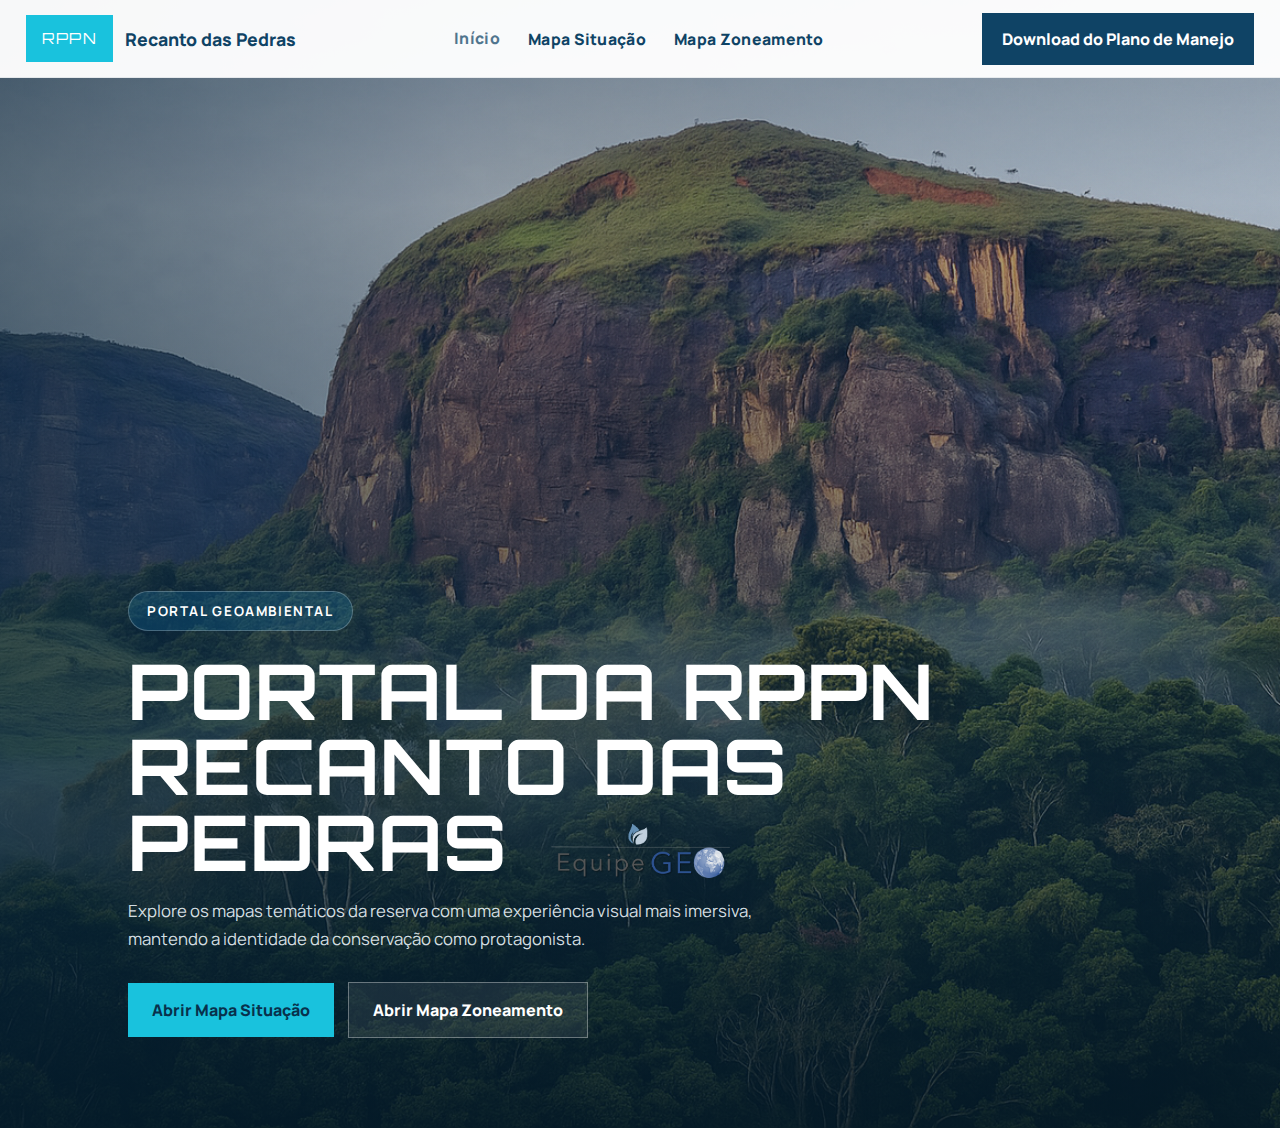
<file: index.html>
<!DOCTYPE html>
<html lang="pt-BR">
<head>
  <meta charset="UTF-8">
  <meta name="viewport" content="width=device-width, initial-scale=1.0">
  <title>Portal da RPPN Recanto das Pedras</title>
  <link rel="preconnect" href="https://fonts.googleapis.com">
  <link rel="preconnect" href="https://fonts.gstatic.com" crossorigin>
  <link href="https://fonts.googleapis.com/css2?family=Orbitron:wght@500;700&family=Manrope:wght@400;500;700;800&display=swap" rel="stylesheet">
  <link rel="stylesheet" href="estilo.css">
</head>
<body class="landing-body">

  <main class="landing-page">
    <header class="landing-nav">
      <a href="index.html" class="landing-brand">
        <span class="landing-brand-badge">RPPN</span>
        <span class="landing-brand-text">Recanto das Pedras</span>
      </a>

      <nav class="landing-menu" aria-label="Navegação principal">
        <a href="index.html" class="landing-menu-link active">Início</a>
        <a href="situacao.html" class="landing-menu-link">Mapa Situação</a>
        <a href="zoneamento.html" class="landing-menu-link">Mapa Zoneamento</a>
      </nav>

      <a
        href="https://drive.google.com/uc?export=download&id=1ignkqNeZ1elgwmYrby8gNusltwCp3kDU"
        class="landing-download"
        target="_blank"
        rel="noopener noreferrer"
      >
        Download do Plano de Manejo
      </a>
    </header>

    <section class="landing-hero">
      <img src="imagem/rppn_foto.png" alt="Imagem da RPPN Recanto das Pedras" class="landing-hero-image">
      <div class="landing-hero-overlay"></div>

      <div class="landing-hero-content">
        <span class="landing-kicker">Portal Geoambiental</span>
        <h1>Portal da RPPN Recanto das Pedras</h1>
        <p>
          Explore os mapas temáticos da reserva com uma experiência visual mais imersiva,
          mantendo a identidade da conservação como protagonista.
        </p>

        <div class="landing-actions">
          <a href="situacao.html" class="landing-cta landing-cta-primary">Abrir Mapa Situação</a>
          <a href="zoneamento.html" class="landing-cta landing-cta-secondary">Abrir Mapa Zoneamento</a>
        </div>
      </div>
    </section>
  </main>

  <footer class="landing-footer">
    <img src="imagem/Equipe Geo_simples_semfundo.png" alt="Logo Equipe GEO">
  </footer>

</body>
</html>
</file>
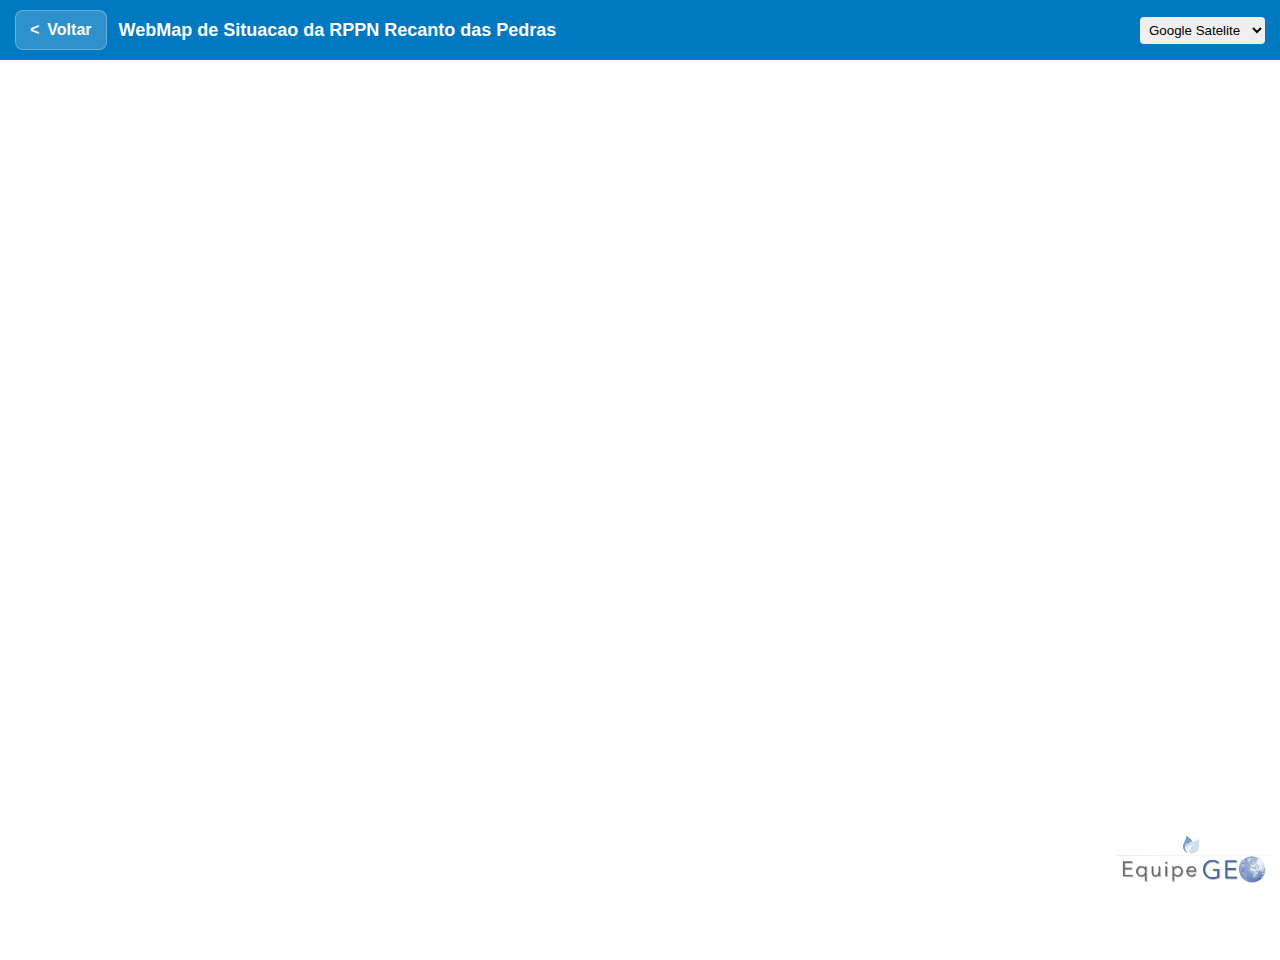
<file: situacao.html>
<!DOCTYPE html>
<html lang="pt-BR">
<head>
  <meta charset="UTF-8">
  <meta name="viewport" content="width=device-width, initial-scale=1.0">
  <title>Mapa de Situacao - RPPN Recanto das Pedras</title>
  <link rel="stylesheet" href="https://js.arcgis.com/4.29/esri/themes/light/main.css">
  <link rel="stylesheet" href="estilo.css">
  <script src="https://js.arcgis.com/4.29/"></script>
</head>

<body class="map-page">
  <header>
    <a href="index.html" class="back-button" aria-label="Voltar ao portal">Voltar</a>
    <h1>WebMap de Situacao da RPPN Recanto das Pedras</h1>
    <select id="basemapSelect">
      <option value="google-satelite" selected>Google Satelite</option>
      <option value="satellite">Satelite (Esri)</option>
      <option value="hybrid">Satelite + Rotas</option>
      <option value="topo-vector">Topografico</option>
      <option value="google-streets">Google Ruas</option>
    </select>
  </header>

  <div id="viewDiv"></div>

  <div id="rodape-imagem">
    <img src="imagem/Equipe Geo_simples_semfundo.png" alt="Logo Equipe GEO" />
  </div>

  <script src="script_situacao.js"></script>
</body>
</html>
</file>
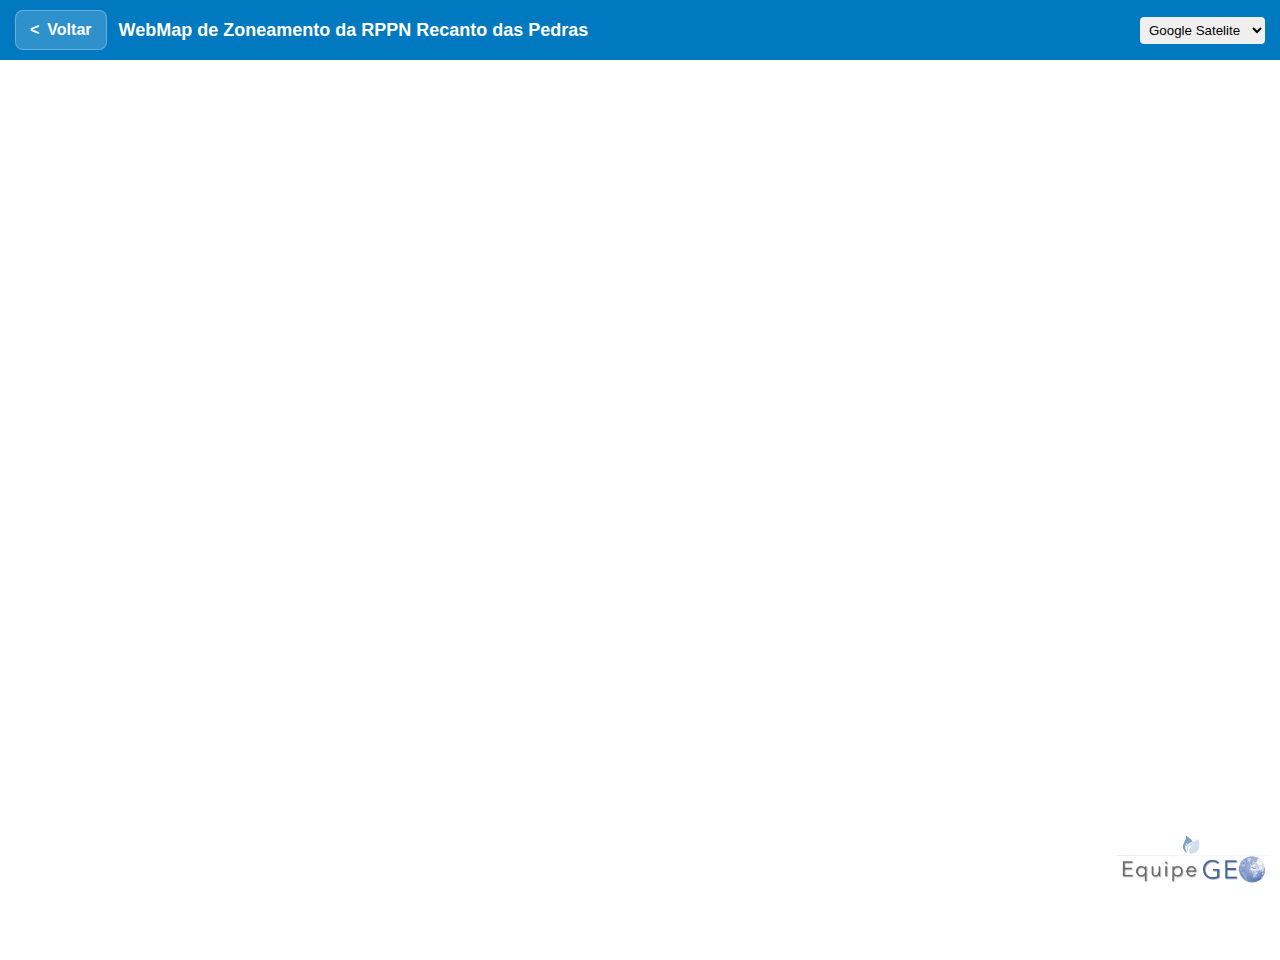
<file: zoneamento.html>
<!DOCTYPE html>
<html lang="pt-BR">
<head>
  <meta charset="UTF-8">
  <meta name="viewport" content="width=device-width, initial-scale=1.0">
  <title>Mapa de Zoneamento - RPPN Recanto das Pedras</title>
  <link rel="stylesheet" href="https://js.arcgis.com/4.29/esri/themes/light/main.css">
  <link rel="stylesheet" href="estilo.css">
  <script src="https://js.arcgis.com/4.29/"></script>
</head>

<body class="map-page">
  <header>
    <a href="index.html" class="back-button" aria-label="Voltar ao portal">Voltar</a>
    <h1>WebMap de Zoneamento da RPPN Recanto das Pedras</h1>
    <select id="basemapSelect">
      <option value="google-satelite" selected>Google Satelite</option>
      <option value="satellite">Satelite (Esri)</option>
      <option value="hybrid">Satelite + Rotas</option>
      <option value="topo-vector">Topografico</option>
      <option value="google-streets">Google Ruas</option>
    </select>
  </header>

  <div id="viewDiv"></div>

  <div id="rodape-imagem">
    <img src="imagem/Equipe Geo_simples_semfundo.png" alt="Logo Equipe GEO" />
  </div>

  <script src="script_zoneamento.js"></script>
</body>
</html>
</file>
<file: estilo.css>
body {
  margin: 0;
  font-family: Arial, sans-serif;
}

header {
  background-color: #0079c1;
  color: white;
  display: flex;
  justify-content: space-between;
  align-items: center;
  gap: 12px;
  flex-wrap: wrap;
  padding: 10px 15px;
  box-sizing: border-box;
}

header h1 {
  margin: 0;
  font-size: 18px;
  flex: 1 1 320px;
}

.back-button {
  display: inline-flex;
  align-items: center;
  justify-content: center;
  min-height: 38px;
  padding: 0 14px;
  border-radius: 8px;
  background: rgba(255, 255, 255, 0.18);
  color: white;
  text-decoration: none;
  font-weight: 700;
  border: 1px solid rgba(255, 255, 255, 0.28);
  transition: background-color 0.2s ease, transform 0.2s ease;
}

.back-button:hover {
  background: rgba(255, 255, 255, 0.28);
  transform: translateY(-1px);
}

.back-button::before {
  content: "<";
  margin-right: 8px;
  font-size: 16px;
}

select {
  padding: 5px;
  border-radius: 4px;
  border: none;
  max-width: 100%;
}

#viewDiv {
  height: calc(100vh - 50px);
  width: 100%;
}

html, body, #viewDiv {
  margin: 0;
  padding: 0;
  height: 100%;
  width: 100%;
}

#painelLegenda {
  transition: width .2s ease, right .2s ease, left .2s ease, top .2s ease;
  max-width: 360px;
  z-index: 1000;
}

#painelLegenda .conteudo {
  max-height: 50vh;
  overflow-y: auto;
}

#rodape-imagem {
  position: absolute;
  bottom: 10px;
  right: 10px;
  z-index: 1000;
}

#rodape-imagem img {
  height: 50px;
  opacity: 0.9;
}

@media (max-width: 768px) {
  header {
    align-items: stretch;
    padding: 10px 12px;
  }

  header h1 {
    flex-basis: 100%;
    font-size: 15px;
    line-height: 1.3;
  }

  header select {
    width: 100%;
    min-height: 42px;
    font-size: 16px;
  }

  .back-button {
    align-self: flex-start;
  }

  #painelLegenda {
    left: 0 !important;
    right: 0 !important;
    top: auto !important;
    bottom: 0 !important;
    transform: none !important;
    width: 100vw !important;
    border-radius: 12px 12px 0 0 !important;
  }

  #painelLegenda .header {
    padding: 8px 10px;
    font-size: 14px;
  }

  #painelLegenda .conteudo {
    padding: 10px 12px !important;
    max-height: 60vh;
    font-size: 13px;
  }

  #painelLegenda label {
    font-size: 13px !important;
  }

  #rodape-imagem {
    bottom: 10px;
    right: 10px;
  }

  #rodape-imagem img {
    height: 35px;
  }

  .esri-popup--is-docked {
    inset: auto 0 0 0 !important;
  }

  .esri-popup--is-docked .esri-popup__main-container {
    width: min(92vw, 420px) !important;
    max-width: min(92vw, 420px) !important;
    max-height: 42vh !important;
    border-radius: 14px 14px 0 0;
    margin: 0 auto;
  }

  .esri-popup--is-docked .esri-popup__content {
    max-height: calc(42vh - 110px) !important;
  }
}

@media (max-width: 420px) {
  header h1 {
    font-size: 14px;
  }

  #painelLegenda .conteudo {
    max-height: 65vh;
  }

  .esri-popup--is-docked .esri-popup__main-container {
    width: calc(100vw - 16px) !important;
    max-width: calc(100vw - 16px) !important;
    max-height: 48vh !important;
  }

  .esri-popup--is-docked .esri-popup__content {
    max-height: calc(48vh - 110px) !important;
  }
}

.landing-body {
  margin: 0;
  min-height: 100vh;
  background: #d9e4ea;
  font-family: "Manrope", Arial, sans-serif;
  color: #ffffff;
}

.landing-page {
  position: relative;
  min-height: 100vh;
  overflow: hidden;
  background: #0b2e44;
}

.landing-nav {
  position: absolute;
  top: 0;
  left: 0;
  right: 0;
  z-index: 3;
  display: grid;
  grid-template-columns: auto 1fr auto;
  align-items: center;
  gap: 24px;
  padding: 0 26px;
  min-height: 78px;
  background: rgba(255, 255, 255, 0.96);
  border-bottom: 1px solid rgba(12, 52, 77, 0.08);
}

.landing-brand {
  display: inline-flex;
  align-items: center;
  gap: 12px;
  text-decoration: none;
}

.landing-brand-badge {
  padding: 14px 16px;
  background: #19c2dd;
  color: #ffffff;
  font-family: "Orbitron", Arial, sans-serif;
  font-size: 0.95rem;
  letter-spacing: 0.08em;
  text-transform: uppercase;
}

.landing-brand-text {
  color: #0f4365;
  font-weight: 800;
  font-size: 1.1rem;
}

.landing-menu {
  display: flex;
  align-items: center;
  justify-content: center;
  flex-wrap: wrap;
  gap: 28px;
}

.landing-menu-link {
  color: #0f4365;
  text-decoration: none;
  font-weight: 800;
  font-size: 0.98rem;
  letter-spacing: 0.02em;
  transition: opacity 0.2s ease, transform 0.2s ease;
}

.landing-menu-link:hover,
.landing-menu-link.active {
  opacity: 0.72;
  transform: translateY(-1px);
}

.landing-download {
  display: inline-flex;
  align-items: center;
  justify-content: center;
  min-height: 52px;
  padding: 0 20px;
  background: #0f4365;
  color: #ffffff;
  text-decoration: none;
  font-weight: 800;
  white-space: nowrap;
  transition: background-color 0.2s ease, transform 0.2s ease;
}

.landing-download:hover {
  background: #155b87;
  transform: translateY(-1px);
}

.landing-hero {
  position: relative;
  min-height: 100vh;
}

.landing-hero-image {
  position: absolute;
  inset: 0;
  width: 100%;
  height: 100%;
  object-fit: cover;
}

.landing-hero-overlay {
  position: absolute;
  inset: 0;
  background:
    linear-gradient(180deg, rgba(7, 31, 48, 0.32) 0%, rgba(6, 39, 63, 0.14) 18%, rgba(7, 43, 70, 0.46) 68%, rgba(3, 26, 42, 0.78) 100%),
    linear-gradient(90deg, rgba(4, 33, 53, 0.58) 0%, rgba(4, 33, 53, 0.3) 36%, rgba(4, 33, 53, 0.12) 100%);
}

.landing-hero-content {
  position: relative;
  z-index: 2;
  display: flex;
  flex-direction: column;
  justify-content: flex-end;
  min-height: 100vh;
  padding: 138px 0 90px 10vw;
  max-width: 860px;
}

.landing-kicker {
  display: inline-flex;
  align-items: center;
  width: fit-content;
  margin-bottom: 22px;
  padding: 10px 18px;
  border: 1px solid rgba(255, 255, 255, 0.24);
  border-radius: 999px;
  background: rgba(18, 145, 214, 0.2);
  color: #ffffff;
  font-size: 0.84rem;
  font-weight: 700;
  letter-spacing: 0.12em;
  text-transform: uppercase;
}

.landing-hero-content h1 {
  margin: 0 0 18px;
  font-family: "Orbitron", Arial, sans-serif;
  font-size: clamp(2.8rem, 6vw, 5.8rem);
  line-height: 0.98;
  letter-spacing: 0.01em;
  text-transform: uppercase;
}

.landing-hero-content p {
  margin: 0 0 28px;
  max-width: 700px;
  color: rgba(238, 246, 251, 0.9);
  font-size: 1.05rem;
  line-height: 1.7;
}

.landing-actions {
  display: flex;
  align-items: center;
  gap: 14px;
  flex-wrap: wrap;
}

.landing-cta {
  display: inline-flex;
  align-items: center;
  justify-content: center;
  min-height: 54px;
  padding: 0 24px;
  text-decoration: none;
  font-weight: 800;
  transition: transform 0.2s ease, background-color 0.2s ease, border-color 0.2s ease;
}

.landing-cta:hover {
  transform: translateY(-1px);
}

.landing-cta-primary {
  background: #19c2dd;
  color: #08314c;
}

.landing-cta-primary:hover {
  background: #31d0e9;
}

.landing-cta-secondary {
  border: 1px solid rgba(255, 255, 255, 0.34);
  background: rgba(255, 255, 255, 0.08);
  color: #ffffff;
}

.landing-cta-secondary:hover {
  background: rgba(255, 255, 255, 0.14);
}

.landing-footer {
  position: absolute;
  left: 0;
  right: 0;
  bottom: 18px;
  z-index: 4;
  display: flex;
  justify-content: center;
  pointer-events: none;
}

.landing-footer img {
  width: min(180px, 26vw);
  opacity: 0.94;
}

@media (max-width: 1024px) {
  .landing-nav {
    grid-template-columns: 1fr;
    justify-items: center;
    gap: 14px;
    padding: 16px;
    min-height: auto;
  }

  .landing-menu {
    gap: 18px;
  }

  .landing-hero-content {
    padding: 220px 24px 90px;
    max-width: 100%;
  }
}

@media (max-width: 768px) {
  .landing-nav {
    position: relative;
  }

  .landing-brand {
    width: 100%;
    justify-content: center;
  }

  .landing-menu {
    flex-direction: column;
    gap: 12px;
  }

  .landing-download {
    width: 100%;
  }

  .landing-hero {
    min-height: calc(100vh - 220px);
  }

  .landing-hero-content {
    min-height: calc(100vh - 220px);
    padding: 36px 20px 80px;
    justify-content: flex-end;
  }

  .landing-kicker {
    margin-bottom: 16px;
    font-size: 0.72rem;
  }

  .landing-hero-content h1 {
    font-size: clamp(2.2rem, 10vw, 3.8rem);
  }

  .landing-hero-content p {
    font-size: 0.95rem;
    line-height: 1.6;
  }

  .landing-actions {
    flex-direction: column;
    align-items: stretch;
  }

  .landing-cta {
    width: 100%;
  }

  .landing-footer {
    bottom: 12px;
  }

  .landing-footer img {
    width: min(150px, 44vw);
  }
}
</file>
